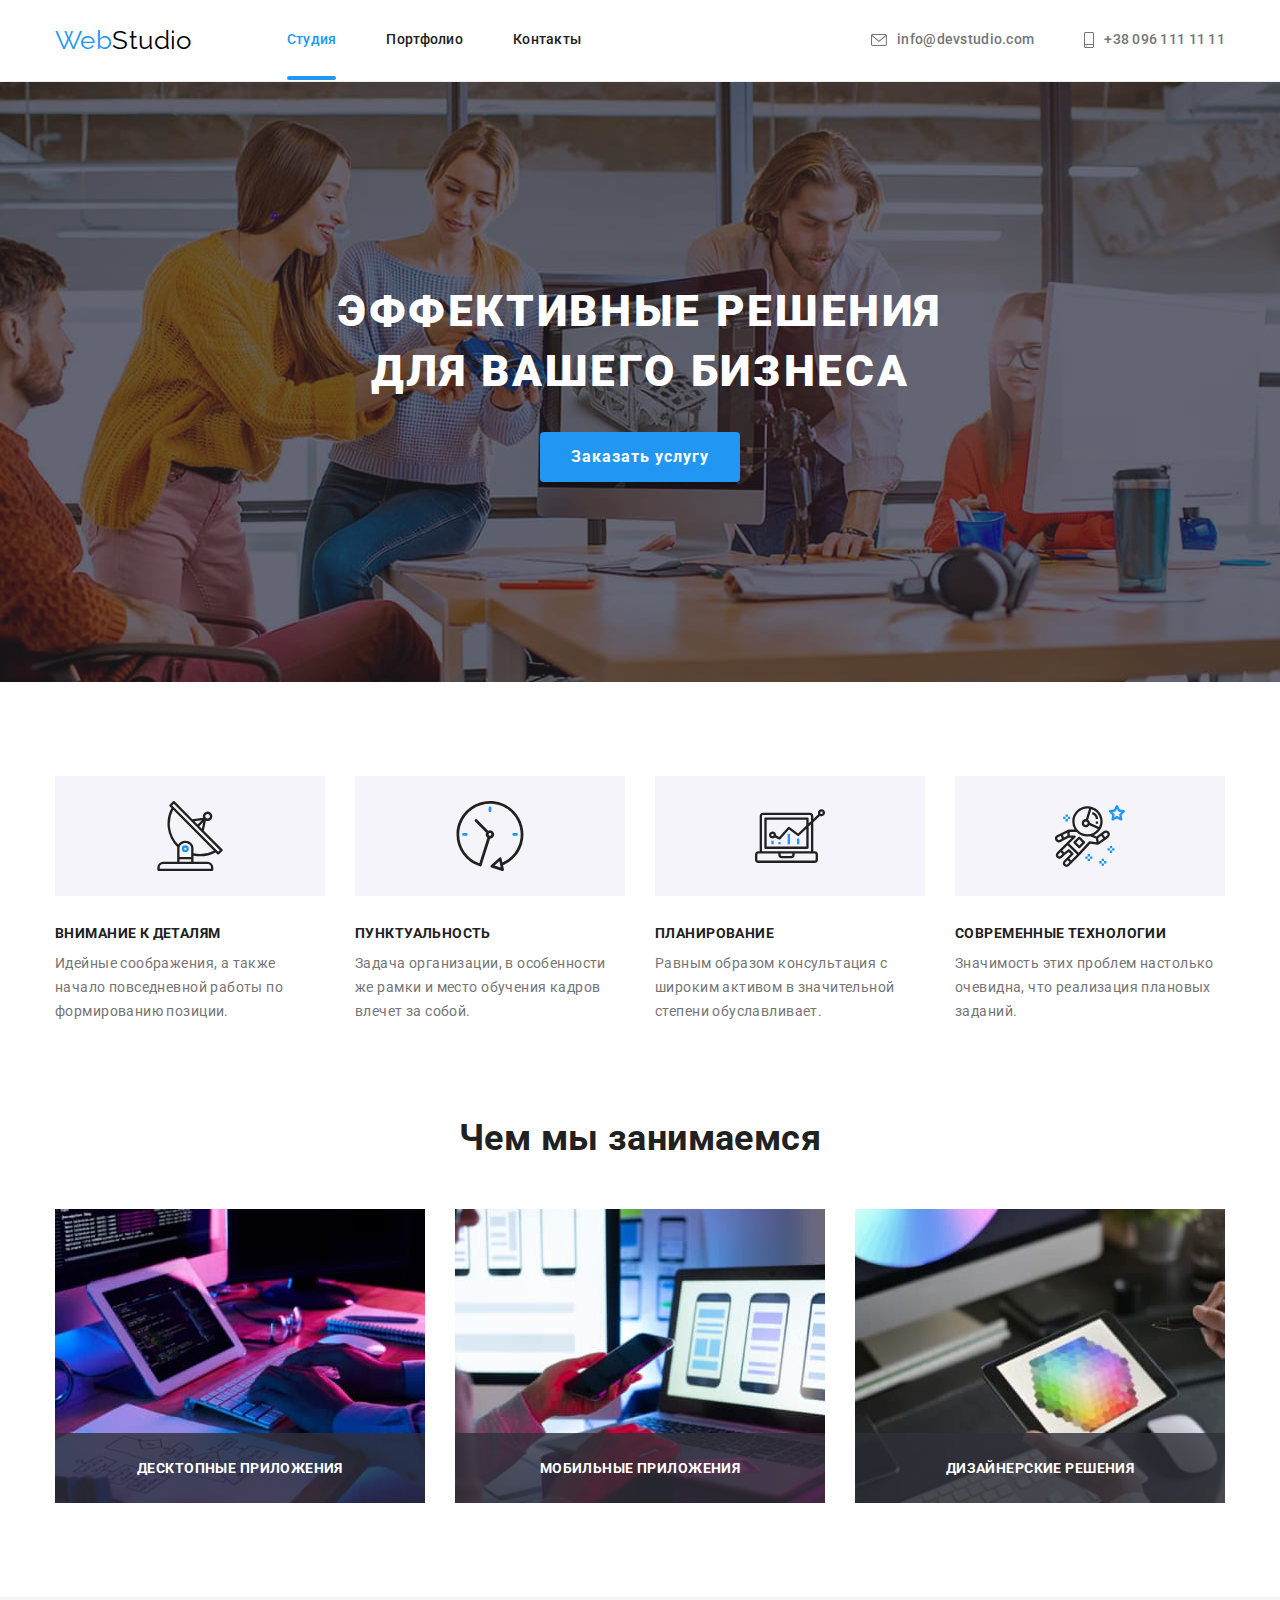
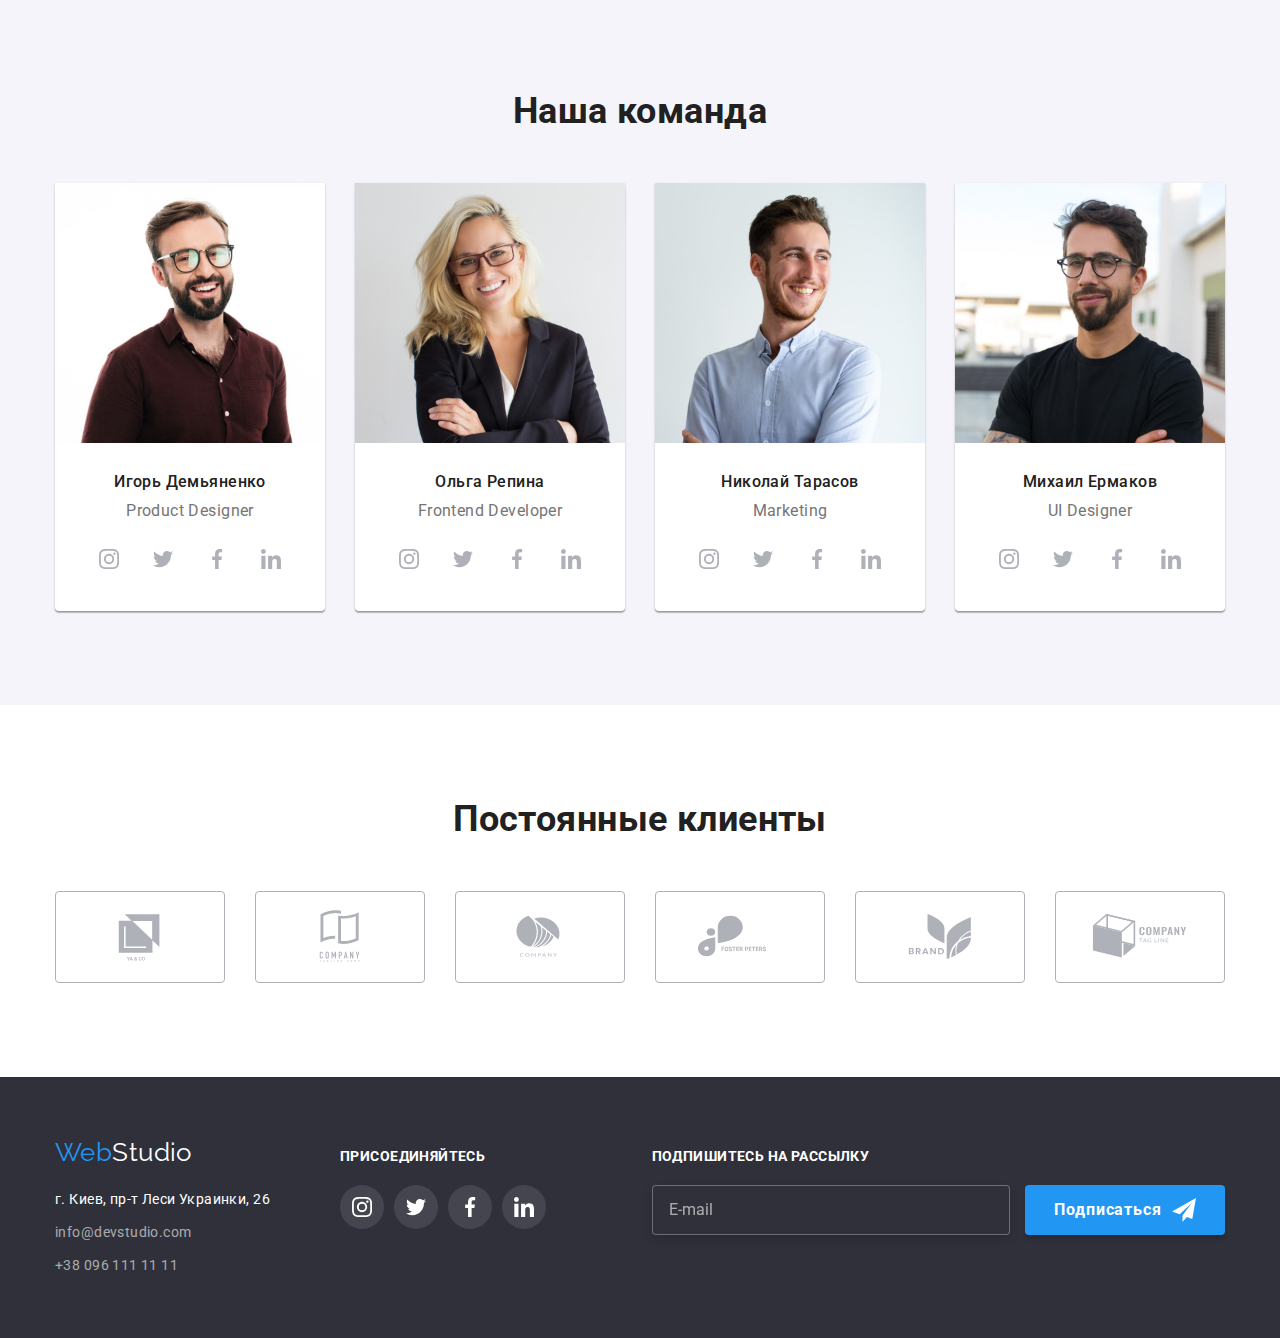
<file: index.html>
<!DOCTYPE html>
<html lang="ru">
  <head>
    <meta charset="UTF-8" />
    <meta http-equiv="X-UA-Compatible" content="IE=edge" />
    <meta name="viewport" content="width=device-width, initial-scale=1.0" />
    <title>Студия</title>
    <link rel="preconnect" href="https://fonts.googleapis.com" />
    <link rel="preconnect" href="https://fonts.gstatic.com" crossorigin />
    <link
      href="https://fonts.googleapis.com/css2?family=Raleway:wght@700&family=Roboto:wght@400;500;700;900&display=swap"
      rel="stylesheet"
    />
    <link
      rel="stylesheet"
      href="https://cdnjs.cloudflare.com/ajax/libs/modern-normalize/1.1.0/modern-normalize.min.css"
    />
    <link rel="stylesheet" href="./css/main.min.css" />
  </head>
  <body>
    <header class="page-header">
      <div class="container">
        <a href="./index.html" class="page-header__logo logo link"
          ><span class="logo-accent">Web</span>Studio</a
        >
        <nav class="site-nav">
          <ul class="site-nav__list list">
            <li class="site-nav__item">
              <a href="./index.html" class="site-nav__link site-nav__link--current link">Студия</a>
            </li>
            <li class="site-nav__item">
              <a href="./portfolio.html" class="site-nav__link link">Портфолио</a>
            </li>
            <li class="site-nav__item"><a href="" class="site-nav__link link">Контакты</a></li>
          </ul>
        </nav>
        <ul class="contact-header">
          <li class="contact-header__item list">
            <a href="mailto:info@devstudio.com" class="contact-header__link link">
              <svg class="contact-header__contact-icon" width="16" height="12">
                <use href="./images/sprite.svg#icon-envelope"></use>
              </svg>
              info@devstudio.com</a
            >
          </li>
          <li class="contact-header__item list">
            <a href="tel:+380961111111" class="contact-header__link link">
              <svg class="contact-header__contact-icon" width="10" height="16">
                <use href="./images/sprite.svg#icon-smartphone"></use>
              </svg>
              +38 096 111 11 11</a
            >
          </li>
        </ul>
      </div>
    </header>
    <main>
      <section class="hero">
        <div class="container">
          <h1 class="hero__title">Эффективные решения для вашего бизнеса</h1>
          <button type="button" class="hero__button btn" data-modal-open>Заказать услугу</button>
        </div>
      </section>
      <section class="peculiarity section">
        <div class="container">
          <h2 class="peculiarity__title visualy-hidden">Особенности</h2>
          <ul class="peculiarity__list list">
            <li class="peculiarity__item">
              <div class="peculiarity__thumb">
                <svg class="peculiarity__icon">
                  <use href="./images/sprite.svg#icon-antenna"></use>
                </svg>
              </div>
              <h3 class="peculiarity__sub-title">Внимание к деталям</h3>
              <p class="peculiarity__text">
                Идейные соображения, а также начало повседневной работы по формированию позиции.
              </p>
            </li>
            <li class="peculiarity__item">
              <div class="peculiarity__thumb">
                <svg class="peculiarity__icon">
                  <use href="./images/sprite.svg#icon-clock-1"></use>
                </svg>
              </div>
              <h3 class="peculiarity__sub-title">Пунктуальность</h3>
              <p class="peculiarity__text">
                Задача организации, в особенности же рамки и место обучения кадров влечет за собой.
              </p>
            </li>
            <li class="peculiarity__item">
              <div class="peculiarity__thumb">
                <svg class="peculiarity__icon">
                  <use href="./images/sprite.svg#icon-diagram"></use>
                </svg>
              </div>
              <h3 class="peculiarity__sub-title">Планирование</h3>
              <p class="peculiarity__text">
                Равным образом консультация с широким активом в значительной степени обуславливает.
              </p>
            </li>
            <li class="peculiarity__item">
              <div class="peculiarity__thumb">
                <svg class="peculiarity__icon">
                  <use href="./images/sprite.svg#icon-astronaut"></use>
                </svg>
              </div>
              <h3 class="peculiarity__sub-title">Современные технологии</h3>
              <p class="peculiarity__text">
                Значимость этих проблем настолько очевидна, что реализация плановых заданий.
              </p>
            </li>
          </ul>
        </div>
      </section>
      <section class="section work">
        <div class="container">
          <h2 class="work__title title">Чем мы занимаемся</h2>
          <ul class="work__list list">
            <li class="work__item">
              <div class="work__thumb">
                <img
                  src="./images/img1.jpg"
                  alt="Программирование"
                  width="370"
                  height="294"
                  class="work__image"
                />
                <p class="work__text">Десктопные приложения</p>
              </div>
            </li>

            <li class="work__item">
              <div class="work__thumb">
                <img
                  src="./images/img2.jpg"
                  alt="Адаптивная вёрстка"
                  width="370"
                  height="294"
                  class="work__image"
                />
                <p class="work__text">Мобильные приложения</p>
              </div>
            </li>

            <li class="work__item">
              <div class="work__thumb">
                <img
                  src="./images/img3.jpg"
                  alt="Дизайн"
                  width="370"
                  height="294"
                  class="work__image"
                />
                <p class="work__text">Дизайнерские решения</p>
              </div>
            </li>
          </ul>
        </div>
      </section>
      <section class="section command">
        <div class="container">
          <h2 class="command__title title">Наша команда</h2>
          <ul class="command__list list">
            <li class="command__item">
              <img
                class="command__photo"
                src="./images/photo_demyanenko.jpg"
                alt="Игорь Демьяненко"
                width="270"
                height="260"
              />
              <h3 class="command__name">Игорь Демьяненко</h3>
              <p class="command__position">Product Designer</p>
              <ul class="social list">
                <li class="social__item">
                  <a href="" class="social__link">
                    <svg class="social__icon" width="20" height="20">
                      <use href="./images/sprite.svg#icon-instagram"></use>
                    </svg>
                  </a>
                </li>
                <li class="social__item">
                  <a href="" class="social__link">
                    <svg class="social__icon" width="20" height="20">
                      <use href="./images/sprite.svg#icon-twitter"></use>
                    </svg>
                  </a>
                </li>
                <li class="social__item">
                  <a href="" class="social__link">
                    <svg class="social__icon" width="20" height="20">
                      <use href="./images/sprite.svg#icon-facebook"></use>
                    </svg>
                  </a>
                </li>
                <li class="social__item">
                  <a href="" class="social__link">
                    <svg class="social__icon" width="20" height="20">
                      <use href="./images/sprite.svg#icon-linkedin"></use>
                    </svg>
                  </a>
                </li>
              </ul>
            </li>
            <li class="command__item">
              <img
                class="command__photo"
                src="./images/photo_repina.jpg"
                alt="Ольга Репина"
                width="270"
                height="260"
              />
              <h3 class="command__name">Ольга Репина</h3>
              <p class="command__position">Frontend Developer</p>
              <ul class="social list">
                <li class="social__item">
                  <a href="" class="social__link">
                    <svg class="social__icon" width="20" height="20">
                      <use href="./images/sprite.svg#icon-instagram"></use>
                    </svg>
                  </a>
                </li>
                <li class="social__item">
                  <a href="" class="social__link">
                    <svg class="social__icon" width="20" height="20">
                      <use href="./images/sprite.svg#icon-twitter"></use>
                    </svg>
                  </a>
                </li>
                <li class="social__item">
                  <a href="" class="social__link">
                    <svg class="social__icon" width="20" height="20">
                      <use href="./images/sprite.svg#icon-facebook"></use>
                    </svg>
                  </a>
                </li>
                <li class="social__item">
                  <a href="" class="social__link">
                    <svg class="social__icon" width="20" height="20">
                      <use href="./images/sprite.svg#icon-linkedin"></use>
                    </svg>
                  </a>
                </li>
              </ul>
            </li>
            <li class="command__item">
              <img
                class="command__photo"
                src="./images/photo_tarasov.jpg"
                alt="Николай Тарасов"
                width="270"
                height="260"
              />
              <h3 class="command__name">Николай Тарасов</h3>
              <p class="command__position">Marketing</p>
              <ul class="social list">
                <li class="social__item">
                  <a href="" class="social__link">
                    <svg class="social__icon" width="20" height="20">
                      <use href="./images/sprite.svg#icon-instagram"></use>
                    </svg>
                  </a>
                </li>
                <li class="social__item">
                  <a href="" class="social__link">
                    <svg class="social__icon" width="20" height="20">
                      <use href="./images/sprite.svg#icon-twitter"></use>
                    </svg>
                  </a>
                </li>
                <li class="social__item">
                  <a href="" class="social__link">
                    <svg class="social__icon" width="20" height="20">
                      <use href="./images/sprite.svg#icon-facebook"></use>
                    </svg>
                  </a>
                </li>
                <li class="social__item">
                  <a href="" class="social__link">
                    <svg class="social__icon" width="20" height="20">
                      <use href="./images/sprite.svg#icon-linkedin"></use>
                    </svg>
                  </a>
                </li>
              </ul>
            </li>
            <li class="command__item">
              <img
                class="command__photo"
                src="./images/photo_ermakov.jpg"
                alt="Михаил Ермаков"
                width="270"
                height="260"
              />
              <h3 class="command__name">Михаил Ермаков</h3>
              <p class="command__position">UI Designer</p>
              <ul class="social list">
                <li class="social__item">
                  <a href="" class="social__link">
                    <svg class="social__icon" width="20" height="20">
                      <use href="./images/sprite.svg#icon-instagram"></use>
                    </svg>
                  </a>
                </li>
                <li class="social__item">
                  <a href="" class="social__link">
                    <svg class="social__icon" width="20" height="20">
                      <use href="./images/sprite.svg#icon-twitter"></use>
                    </svg>
                  </a>
                </li>
                <li class="social__item">
                  <a href="" class="social__link">
                    <svg class="social__icon" width="20" height="20">
                      <use href="./images/sprite.svg#icon-facebook"></use>
                    </svg>
                  </a>
                </li>
                <li class="social__item">
                  <a href="" class="social__link">
                    <svg class="social__icon" width="20" height="20">
                      <use href="./images/sprite.svg#icon-linkedin"></use>
                    </svg>
                  </a>
                </li>
              </ul>
            </li>
          </ul>
        </div>
      </section>
      <section class="section clients">
        <div class="container">
          <h2 class="clients__title title">Постоянные клиенты</h2>
          <ul class="clients__list list">
            <li class="clients__item">
              <a href="" class="clients__link">
                <svg class="clients__icon" width="106" height="60">
                  <use href="./images/sprite.svg#icon-client-1"></use>
                </svg>
              </a>
            </li>
            <li class="clients__item">
              <a href="" class="clients__link">
                <svg class="clients__icon" width="106" height="60">
                  <use href="./images/sprite.svg#icon-client-2"></use>
                </svg>
              </a>
            </li>
            <li class="clients__item">
              <a href="" class="clients__link">
                <svg class="clients__icon" width="106" height="60">
                  <use href="./images/sprite.svg#icon-client-3"></use>
                </svg>
              </a>
            </li>
            <li class="clients__item">
              <a href="" class="clients__link">
                <svg class="clients__icon" width="106" height="60">
                  <use href="./images/sprite.svg#icon-client-4"></use>
                </svg>
              </a>
            </li>
            <li class="clients__item">
              <a href="" class="clients__link">
                <svg class="clients__icon" width="106" height="60">
                  <use href="./images/sprite.svg#icon-client-5"></use>
                </svg>
              </a>
            </li>
            <li class="clients__item">
              <a href="" class="clients__link">
                <svg class="clients__icon" width="106" height="60">
                  <use href="./images/sprite.svg#icon-client-6"></use>
                </svg>
              </a>
            </li>
          </ul>
        </div>
      </section>
    </main>
    <footer class="page-footer">
      <div class="container">
        <div class="contact-footer">
          <a href="./index.html" class="page-footer__logo logo link"
            ><span class="logo-accent">Web</span>Studio</a
          >
          <address class="address">
            <ul class="address__list list">
              <li class="address__geo">
                <a
                  href="https://goo.gl/maps/4YWWPyWF16ZQ9Hfj6"
                  target="_blank"
                  rel="noopener noreferrer"
                  class="address__geo-link link"
                  >г. Киев, пр-т Леси Украинки, 26</a
                >
              </li>
              <li class="address-item">
                <a href="mailto:info@devstudio.com" class="address-link link">info@devstudio.com</a>
              </li>
              <li class="address-item">
                <a href="tel:+380961111111" class="address-link link">+38 096 111 11 11</a>
              </li>
            </ul>
          </address>
        </div>
        <div class="join">
          <p class="join__title">Присоединяйтесь</p>
          <ul class="join__list list">
            <li class="join__item">
              <a href="" class="join__link">
                <svg class="join__icon" width="20" height="20">
                  <use href="./images/sprite.svg#icon-instagram"></use>
                </svg>
              </a>
            </li>
            <li class="join__item">
              <a href="" class="join__link">
                <svg class="join__icon" width="20" height="20">
                  <use href="./images/sprite.svg#icon-twitter"></use>
                </svg>
              </a>
            </li>
            <li class="join__item">
              <a href="" class="join__link">
                <svg class="join__icon" width="20" height="20">
                  <use href="./images/sprite.svg#icon-facebook"></use>
                </svg>
              </a>
            </li>
            <li class="join__item">
              <a href="" class="join__link">
                <svg class="join__icon" width="20" height="20">
                  <use href="./images/sprite.svg#icon-linkedin"></use>
                </svg>
              </a>
            </li>
          </ul>
        </div>
        <div class="subscribe">
          <b class="subscripe__title">Подпишитесь на рассылку</b>
          <form>
            <label for="email" class="subscribe__field">
              <input type="email" id="email" placeholder="E-mail" class="subscripe__input" />
            </label>
            <button type="submit" class="subscripe__btn btn">Подписаться</button>
          </form>
        </div>
      </div>
    </footer>
    <div class="backdrop is-hidden" data-modal>
      <div class="modal">
        <button type="button" class="modal__close" data-modal-close>
          <svg class="modal__close-icon" width="18" height="18">
            <use href="./images/sprite.svg#icon-close-modal"></use>
          </svg>
        </button>
        <b class="modal__title">Оставьте свои данные, мы вам перезвоним</b>
        <form class="feedback">
          <div class="feedback__thumb">
            <label for="name" class="feedback__title">Имя</label>
            <input type="text" name="name" class="feedback__input" id="name" />
            <svg width="18" height="18" class="feedback__icon">
              <use href="./images/sprite.svg#icon-person"></use>
            </svg>
          </div>
          <div class="feedback__thumb">
            <label for="phone" class="feedback__title">Телефон</label>
            <input type="tel" name="phone" class="feedback__input" id="phone" />
            <svg width="18" height="18" class="feedback__icon">
              <use href="./images/sprite.svg#icon-telephone"></use>
            </svg>
          </div>
          <div class="feedback__thumb">
            <label for="mail" class="feedback__title">Почта</label>
            <input type="tel" name="phone" class="feedback__input" id="mail" />
            <svg width="18" height="18" class="feedback__icon">
              <use href="./images/sprite.svg#icon-mail"></use>
            </svg>
          </div>
          <div class="feedback__thumb comment">
            <label for="comment" class="feedback__title">Комментарий</label>
            <textarea
              name="comment"
              id="comment"
              class="comment__input"
              placeholder="Введите текст"
            ></textarea>
          </div>
          <div class="agreement">
            <label for="agreement" class="agreement__title">
              <input
                type="checkbox"
                name="agreement"
                id="agreement"
                class="agreement__checkbox visualy-hidden"
              />
              <span class="agreement__icon"></span>
              Соглашаюсь с рассылкой и принимаю
              <a href="" class="agreement__link">Условия договора</a></label
            >
          </div>
          <button type="submit" class="modal__submit-button btn">Отправить</button>
        </form>
      </div>
    </div>
    <script src="./js/modal.js"></script>
  </body>
</html>
</file>
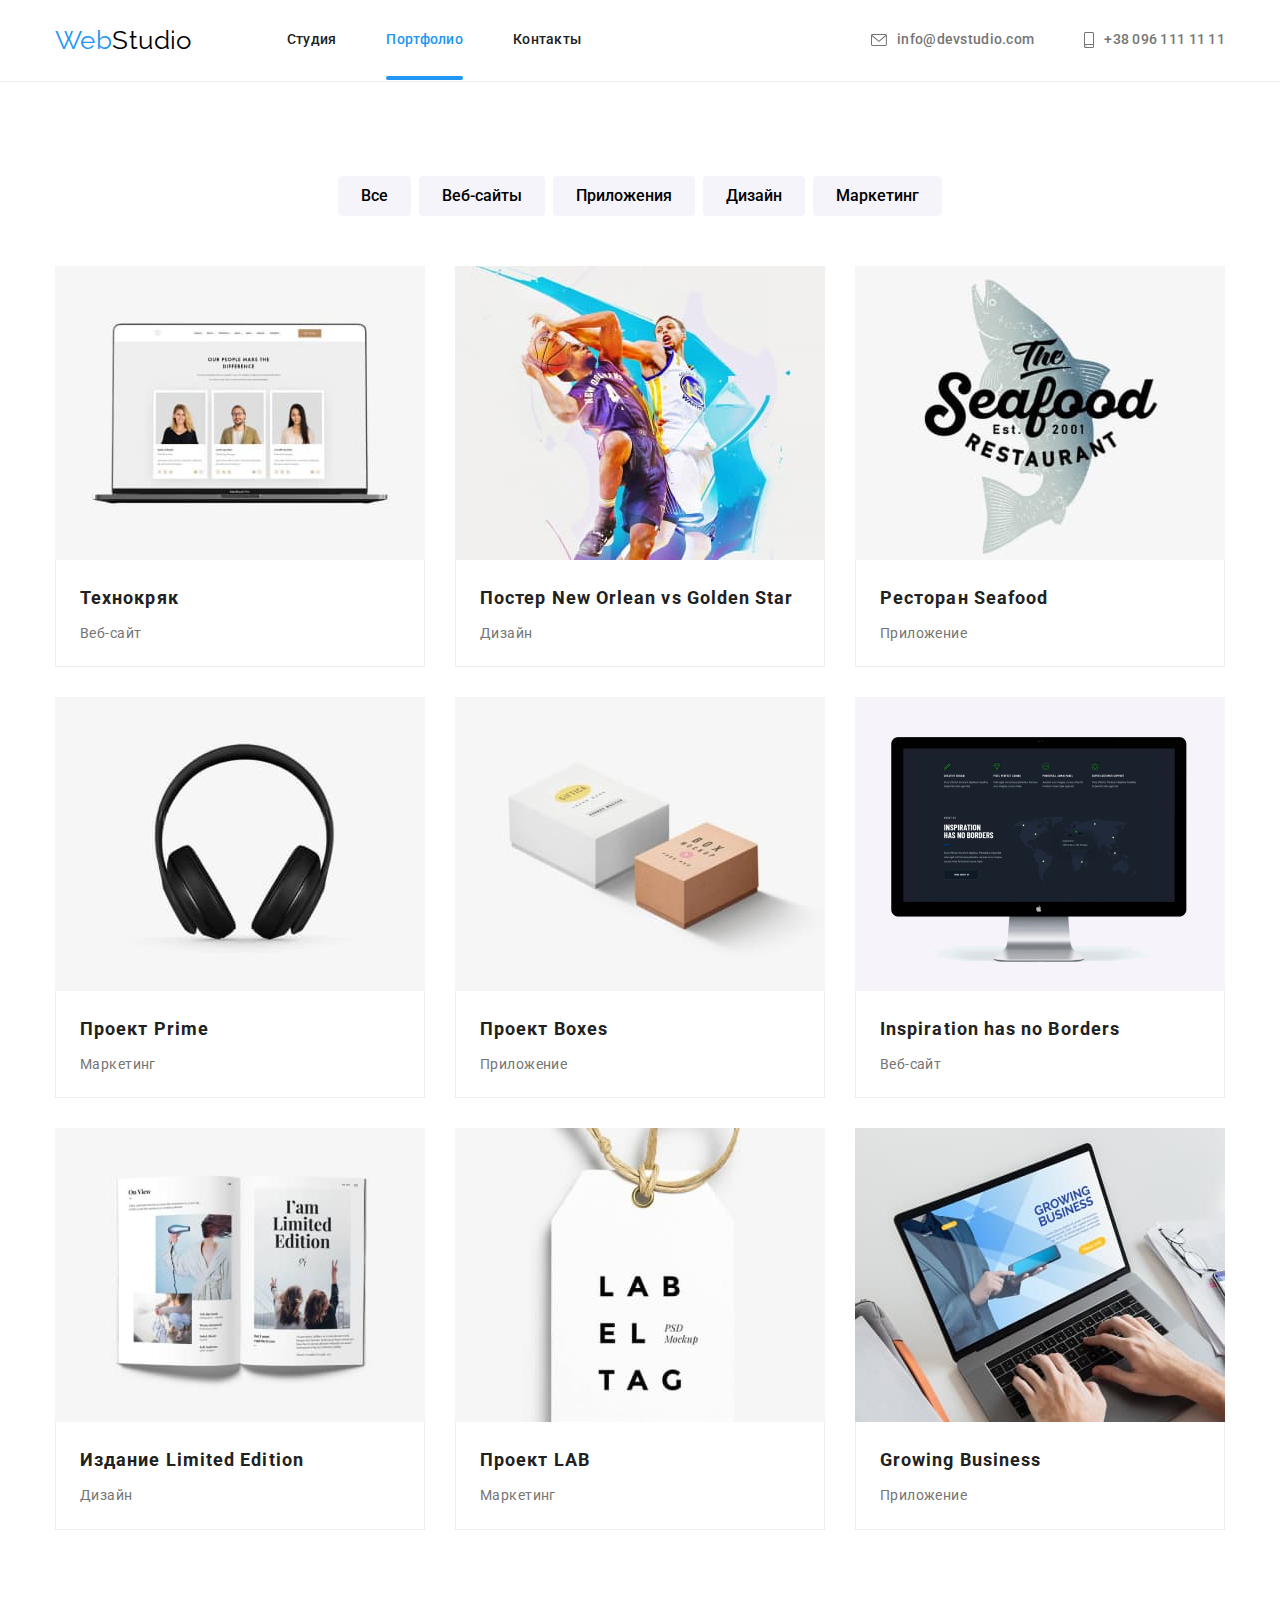
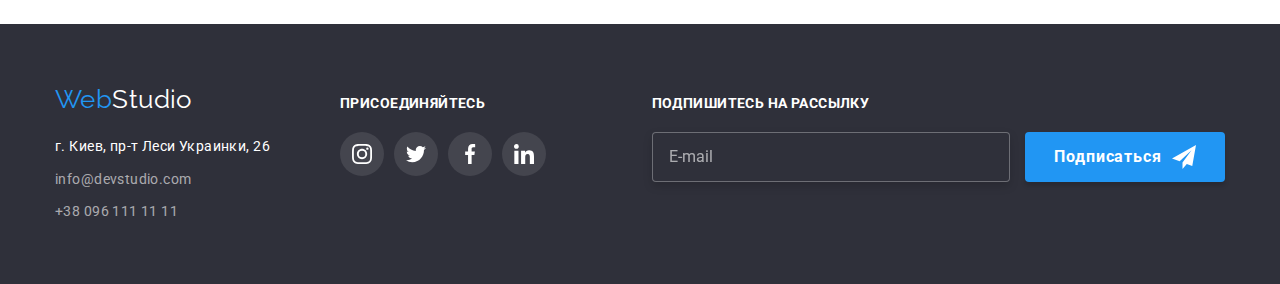
<file: portfolio.html>
<!DOCTYPE html>
<html lang="ru">
  <head>
    <meta charset="UTF-8" />
    <meta http-equiv="X-UA-Compatible" content="IE=edge" />
    <meta name="viewport" content="width=device-width, initial-scale=1.0" />
    <title>Студия</title>
    <link rel="preconnect" href="https://fonts.googleapis.com" />
    <link rel="preconnect" href="https://fonts.gstatic.com" crossorigin />
    <link
      href="https://fonts.googleapis.com/css2?family=Raleway:wght@700&family=Roboto:wght@400;500;700;900&display=swap"
      rel="stylesheet"
    />
    <link
      rel="stylesheet"
      href="https://cdnjs.cloudflare.com/ajax/libs/modern-normalize/1.1.0/modern-normalize.min.css"
    />
    <link rel="stylesheet" href="./css/main.min.css" />
  </head>
  <body>
    <header class="page-header">
      <div class="container">
        <a href="./index.html" class="page-header__logo logo link"
          ><span class="logo-accent">Web</span>Studio</a
        >
        <nav class="site-nav">
          <ul class="site-nav__list list">
            <li class="site-nav__item">
              <a href="./index.html" class="site-nav__link link">Студия</a>
            </li>
            <li class="site-nav__item">
              <a href="./portfolio.html" class="site-nav__link link site-nav__link--current"
                >Портфолио</a
              >
            </li>
            <li class="site-nav__item"><a href="" class="site-nav__link link">Контакты</a></li>
          </ul>
        </nav>
        <ul class="contact-header">
          <li class="contact-header__item list">
            <a href="mailto:info@devstudio.com" class="contact-header__link link">
              <svg class="contact-header__contact-icon" width="16" height="12">
                <use href="./images/sprite.svg#icon-envelope"></use>
              </svg>
              info@devstudio.com</a
            >
          </li>
          <li class="contact-header__item list">
            <a href="tel:+380961111111" class="contact-header__link link">
              <svg class="contact-header__contact-icon" width="10" height="16">
                <use href="./images/sprite.svg#icon-smartphone"></use>
              </svg>
              +38 096 111 11 11</a
            >
          </li>
        </ul>
      </div>
    </header>
    <main>
      <section class="portfolio section">
        <div class="container">
          <h1 class="portfolio__title visualy-hidden">Портфолио</h1>

          <ul class="portfolio-filter list">
            <li class="portfolio-filter__item">
              <button type="button" class="portfolio-filter__button">Все</button>
            </li>
            <li class="portfolio-filter__item">
              <button type="button" class="portfolio-filter__button">Веб-сайты</button>
            </li>
            <li class="portfolio-filter__item">
              <button type="button" class="portfolio-filter__button">Приложения</button>
            </li>
            <li class="portfolio-filter__item">
              <button type="button" class="portfolio-filter__button">Дизайн</button>
            </li>
            <li class="portfolio-filter__item">
              <button type="button" class="portfolio-filter__button">Маркетинг</button>
            </li>
          </ul>

          <ul class="portfolio-list list">
            <li class="portfolio-list__item">
              <a href="" class="portfolio-list__link link">
                <div class="portfolio-list__thumb">
                  <img src="./images/macbook.jpg" alt="макбубк" width="370" height="294" />
                  <p class="portfolio-list__text">
                    Ресурс предлагает комплексные предложения с разным уровнем функционала и
                    сервисов. Все это позволит посетителю получить исчерпывающие сведения о компании
                    или частном лице.
                  </p>
                </div>
                <div class="description">
                  <h2 class="description__title">Технокряк</h2>
                  <p class="description__technology">Веб-сайт</p>
                </div>
              </a>
            </li>

            <li class="portfolio-list__item">
              <a href="" class="portfolio-list__link link"
                ><div class="portfolio-list__thumb">
                  <img src="./images/poster.jpg" alt="постер" width="370" height="294" />
                  <p class="portfolio-list__text">
                    Ресурс предлагает комплексные предложения с разным уровнем функционала и
                    сервисов. Все это позволит посетителю получить исчерпывающие сведения о компании
                    или частном лице.
                  </p>
                </div>
                <div class="description">
                  <h2 class="description__title">Постер New Orlean vs Golden Star</h2>
                  <p class="description__technology">Дизайн</p>
                </div>
              </a>
            </li>

            <li class="portfolio-list__item">
              <a href="" class="portfolio-list__link link">
                <div class="portfolio-list__thumb">
                  <img src="./images/seafood.jpg" alt="логотип компании" width="370" height="294" />
                  <p class="portfolio-list__text">
                    Ресурс предлагает комплексные предложения с разным уровнем функционала и
                    сервисов. Все это позволит посетителю получить исчерпывающие сведения о компании
                    или частном лице.
                  </p>
                </div>
                <div class="description">
                  <h2 class="description__title">Ресторан Seafood</h2>
                  <p class="description__technology">Приложение</p>
                </div>
              </a>
            </li>

            <li class="portfolio-list__item">
              <a href="" class="portfolio-list__link link">
                <div class="portfolio-list__thumb">
                  <img src="./images/headphones.jpg" alt="наушники" width="370" height="294" />
                  <p class="portfolio-list__text">
                    Ресурс предлагает комплексные предложения с разным уровнем функционала и
                    сервисов. Все это позволит посетителю получить исчерпывающие сведения о компании
                    или частном лице.
                  </p>
                </div>
                <div class="description">
                  <h2 class="description__title">Проект Prime</h2>
                  <p class="description__technology">Маркетинг</p>
                </div>
              </a>
            </li>

            <li class="portfolio-list__item">
              <a href="" class="portfolio-list__link link">
                <div class="portfolio-list__thumb">
                  <img src="./images/boxes.jpg" alt="две коробки" width="370" height="294" />
                  <p class="portfolio-list__text">
                    Ресурс предлагает комплексные предложения с разным уровнем функционала и
                    сервисов. Все это позволит посетителю получить исчерпывающие сведения о компании
                    или частном лице.
                  </p>
                </div>
                <div class="description">
                  <h2 class="description__title">Проект Boxes</h2>
                  <p class="description__technology">Приложение</p>
                </div>
              </a>
            </li>

            <li class="portfolio-list__item">
              <a href="" class="portfolio-list__link link">
                <div class="portfolio-list__thumb">
                  <img src="./images/mac.jpg" alt="моноблок" width="370" height="294" />
                  <p class="portfolio-list__text">
                    Ресурс предлагает комплексные предложения с разным уровнем функционала и
                    сервисов. Все это позволит посетителю получить исчерпывающие сведения о компании
                    или частном лице.
                  </p>
                </div>
                <div class="description">
                  <h2 class="description__title">Inspiration has no Borders</h2>
                  <p class="description__technology">Веб-сайт</p>
                </div>
              </a>
            </li>

            <li class="portfolio-list__item">
              <a href="" class="portfolio-list__link link">
                <div class="portfolio-list__thumb">
                  <img src="./images/book.jpg" alt="книга" width="370" height="294" />
                  <p class="portfolio-list__text">
                    Ресурс предлагает комплексные предложения с разным уровнем функционала и
                    сервисов. Все это позволит посетителю получить исчерпывающие сведения о компании
                    или частном лице.
                  </p>
                </div>
                <div class="description">
                  <h2 class="description__title">Издание Limited Edition</h2>
                  <p class="description__technology">Дизайн</p>
                </div>
              </a>
            </li>

            <li class="portfolio-list__item">
              <a href="" class="portfolio-list__link link">
                <div class="portfolio-list__thumb">
                  <img src="./images/label.jpg" alt="бирка" width="370" height="294" />
                  <p class="portfolio-list__text">
                    Ресурс предлагает комплексные предложения с разным уровнем функционала и
                    сервисов. Все это позволит посетителю получить исчерпывающие сведения о компании
                    или частном лице.
                  </p>
                </div>
                <div class="description">
                  <h2 class="description__title">Проект LAB</h2>
                  <p class="description__technology">Маркетинг</p>
                </div>
              </a>
            </li>

            <li class="portfolio-list__item">
              <a href="" class="portfolio-list__link link">
                <div class="portfolio-list__thumb">
                  <img src="./images/notebook.jpg" alt="ноутбук" width="370" height="294" />
                  <p class="portfolio-list__text">
                    Ресурс предлагает комплексные предложения с разным уровнем функционала и
                    сервисов. Все это позволит посетителю получить исчерпывающие сведения о компании
                    или частном лице.!
                  </p>
                </div>
                <div class="description">
                  <h2 class="description__title">Growing Business</h2>
                  <p class="description__technology">Приложение</p>
                </div>
              </a>
            </li>
          </ul>
        </div>
      </section>
    </main>
    <footer class="page-footer">
      <div class="container">
        <div class="contact-footer">
          <a href="./index.html" class="page-footer__logo logo link"
            ><span class="logo-accent">Web</span>Studio</a
          >
          <address class="address">
            <ul class="address__list list">
              <li class="address__geo">
                <a
                  href="https://goo.gl/maps/4YWWPyWF16ZQ9Hfj6"
                  target="_blank"
                  rel="noopener noreferrer"
                  class="address__geo-link link"
                  >г. Киев, пр-т Леси Украинки, 26</a
                >
              </li>
              <li class="address-item">
                <a href="mailto:info@devstudio.com" class="address-link link">info@devstudio.com</a>
              </li>
              <li class="address-item">
                <a href="tel:+380961111111" class="address-link link">+38 096 111 11 11</a>
              </li>
            </ul>
          </address>
        </div>
        <div class="join">
          <p class="join__title">Присоединяйтесь</p>
          <ul class="join__list list">
            <li class="join__item">
              <a href="" class="join__link">
                <svg class="join__icon" width="20" height="20">
                  <use href="./images/sprite.svg#icon-instagram"></use>
                </svg>
              </a>
            </li>
            <li class="join__item">
              <a href="" class="join__link">
                <svg class="join__icon" width="20" height="20">
                  <use href="./images/sprite.svg#icon-twitter"></use>
                </svg>
              </a>
            </li>
            <li class="join__item">
              <a href="" class="join__link">
                <svg class="join__icon" width="20" height="20">
                  <use href="./images/sprite.svg#icon-facebook"></use>
                </svg>
              </a>
            </li>
            <li class="join__item">
              <a href="" class="join__link">
                <svg class="join__icon" width="20" height="20">
                  <use href="./images/sprite.svg#icon-linkedin"></use>
                </svg>
              </a>
            </li>
          </ul>
        </div>
        <div class="subscribe">
          <b class="subscripe__title">Подпишитесь на рассылку</b>
          <form>
            <label for="email" class="subscribe__field">
              <input type="email" id="email" placeholder="E-mail" class="subscripe__input" />
            </label>
            <button type="submit" class="subscripe__btn btn">Подписаться</button>
          </form>
        </div>
      </div>
    </footer>
  </body>
</html>
</file>
<file: css/main.min.css>
body{background-color:#fff;color:#757575;font-size:14px;font-family:Roboto,sans-serif;letter-spacing:.03em}h1,h2,h3,h4,p,ul{margin:0;padding:0}img{display:block;max-width:100%}.visualy-hidden{position:absolute;white-space:nowrap;width:1px;height:1px;overflow:hidden;border:0;padding:0;clip:rect(0 0 0 0);-webkit-clip-path:inset(50%);clip-path:inset(50%);margin:-1px}.container{width:1200px;margin-left:auto;margin-right:auto;padding-left:15px;padding-right:15px}.section{padding-top:94px;padding-bottom:94px}.list{list-style:none}.link{text-decoration:none;color:inherit}.title{font-weight:700;font-size:36px;line-height:1.16;text-align:center;color:#212121;margin-bottom:50px}.btn{display:-webkit-inline-box;display:-ms-inline-flexbox;display:inline-flex;-webkit-box-align:center;-ms-flex-align:center;align-items:center;-webkit-box-pack:center;-ms-flex-pack:center;justify-content:center;min-width:200px;height:50px;cursor:pointer;font-weight:700;font-size:16px;line-height:1.875;letter-spacing:.06em;-webkit-box-shadow:0px 4px 4px rgba(0,0,0,.15);box-shadow:0px 4px 4px rgba(0,0,0,.15);border-radius:4px;border:rgba(0,0,0,0);color:#fff;background-color:#2196f3;-webkit-transition:background-color 250ms cubic-bezier(0.4, 0, 0.2, 1);transition:background-color 250ms cubic-bezier(0.4, 0, 0.2, 1)}.btn:hover,.btn:focus{background-color:#188ce8}.logo{color:#000;font-family:Raleway,cursive;font-size:26px;line-height:1.19}.logo-accent{color:#2196f3}.page-header__logo{margin-right:95px}.page-header{padding-bottom:25px;padding-top:25px;background-color:#fff;border-bottom:1px solid #ececec}.page-header .container{display:-webkit-box;display:-ms-flexbox;display:flex;-webkit-box-align:center;-ms-flex-align:center;align-items:center}.site-nav{margin-right:auto}.site-nav__list{display:-webkit-box;display:-ms-flexbox;display:flex;font-weight:500;line-height:1.14;letter-spacing:.02em}.site-nav__item:not(:last-child){margin-right:50px}.site-nav__link{position:relative;padding-top:32px;padding-bottom:32px;color:#212121;text-decoration:none;-webkit-transition:color 250ms cubic-bezier(0.4, 0, 0.2, 1);transition:color 250ms cubic-bezier(0.4, 0, 0.2, 1)}.site-nav__link:hover,.site-nav__link:focus{color:#2196f3}.site-nav__link--current{color:#2196f3}.site-nav__link--current::after{content:"";position:absolute;left:0;bottom:-1px;width:100%;height:4px;background:#2196f3;border-radius:2px}.contact-header{display:-webkit-box;display:-ms-flexbox;display:flex}.contact-header__item:not(:last-child){margin-right:50px}.contact-header__link{-webkit-transition:color 250ms cubic-bezier(0.4, 0, 0.2, 1);transition:color 250ms cubic-bezier(0.4, 0, 0.2, 1);display:-webkit-box;display:-ms-flexbox;display:flex;-webkit-box-align:center;-ms-flex-align:center;align-items:center;font-weight:500;line-height:1.14;letter-spacing:.02em;color:#757575}.contact-header__link:hover,.contact-header__link:focus{color:#2196f3}.contact-header__contact-icon{margin-right:10px;fill:currentColor}.hero{background-image:-webkit-gradient(linear, left top, right top, from(rgba(47, 48, 58, 0.4)), to(rgba(47, 48, 58, 0.4))),url(../images/hero-img.jpg);background-image:linear-gradient(to right, rgba(47, 48, 58, 0.4), rgba(47, 48, 58, 0.4)),url(../images/hero-img.jpg);background-position:center;background-size:cover;background-repeat:no-repeat;max-width:1600px;height:600px;background-color:#2f303a;text-align:center;margin-left:auto;margin-right:auto;padding-top:200px;padding-bottom:200px}.hero__title{color:#fff;font-weight:900;font-size:44px;line-height:1.36;letter-spacing:.06em;text-transform:uppercase;width:696px;margin-bottom:30px;margin-left:auto;margin-right:auto}.peculiarity__list{display:-webkit-box;display:-ms-flexbox;display:flex;-ms-flex-wrap:wrap;flex-wrap:wrap}.peculiarity__item{-ms-flex-preferred-size:calc(25% - 30px);flex-basis:calc(25% - 30px)}.peculiarity__item:not(:last-child){margin-right:30px}.peculiarity__thumb{width:270px;height:120px;background-color:#f5f4fa;margin-bottom:30px;display:-webkit-inline-box;display:-ms-inline-flexbox;display:inline-flex;-webkit-box-align:center;-ms-flex-align:center;align-items:center;-webkit-box-pack:center;-ms-flex-pack:center;justify-content:center}.peculiarity__icon{width:70px;height:70px}.peculiarity__sub-title{font-size:14px;font-weight:700;line-height:1.14;text-transform:uppercase;color:#212121;margin-bottom:10px}.peculiarity__text{line-height:1.71}.section.work{padding-top:0}.work__list{display:-webkit-box;display:-ms-flexbox;display:flex;-ms-flex-wrap:wrap;flex-wrap:wrap}.work__item:not(:last-child){margin-right:30px}.work__thumb{position:relative}.work__text{position:absolute;left:0;bottom:0;width:100%;height:70px;background:rgba(47,48,58,.8);display:-webkit-box;display:-ms-flexbox;display:flex;-webkit-box-align:center;-ms-flex-align:center;align-items:center;-webkit-box-pack:center;-ms-flex-pack:center;justify-content:center;font-weight:700;text-transform:uppercase;color:#fff}.command{background-color:#f5f4fa}.command__list{display:-webkit-box;display:-ms-flexbox;display:flex;margin:0 -15px}.command__item{text-align:center;background-color:#fff;-webkit-box-shadow:0px 1px 3px rgba(0,0,0,.12),0px 1px 1px rgba(0,0,0,.14),0px 2px 1px rgba(0,0,0,.2);box-shadow:0px 1px 3px rgba(0,0,0,.12),0px 1px 1px rgba(0,0,0,.14),0px 2px 1px rgba(0,0,0,.2);border-radius:0px 0px 4px 4px;margin:0 15px;-ms-flex-wrap:wrap;flex-wrap:wrap;-ms-flex-preferred-size:calc(25% - 30px);flex-basis:calc(25% - 30px)}.command__name{font-weight:500;font-size:16px;line-height:1.18;color:#212121;margin-top:30px;margin-bottom:10px}.command__position{font-size:16px;line-height:1.18;margin-bottom:16px}.social{display:-webkit-inline-box;display:-ms-inline-flexbox;display:inline-flex;margin-bottom:30px}.social__item:not(:last-child){margin-right:10px}.social__link{-webkit-transition:fill 250ms cubic-bezier(0.4, 0, 0.2, 1),background-color 250ms cubic-bezier(0.4, 0, 0.2, 1);transition:fill 250ms cubic-bezier(0.4, 0, 0.2, 1),background-color 250ms cubic-bezier(0.4, 0, 0.2, 1);display:-webkit-inline-box;display:-ms-inline-flexbox;display:inline-flex;-webkit-box-align:center;-ms-flex-align:center;align-items:center;-webkit-box-pack:center;-ms-flex-pack:center;justify-content:center;border-radius:50%;width:44px;height:44px;fill:#afb1b8}.social__link:hover,.social__link:focus{background-color:#2196f3;fill:#fff}.clients__list{display:-webkit-box;display:-ms-flexbox;display:flex}.clients__item:not(:last-child){margin-right:30px}.clients__link{-webkit-transition:border 250ms cubic-bezier(0.4, 0, 0.2, 1),fill 250ms cubic-bezier(0.4, 0, 0.2, 1);transition:border 250ms cubic-bezier(0.4, 0, 0.2, 1),fill 250ms cubic-bezier(0.4, 0, 0.2, 1);display:-webkit-inline-box;display:-ms-inline-flexbox;display:inline-flex;-webkit-box-align:center;-ms-flex-align:center;align-items:center;-webkit-box-pack:center;-ms-flex-pack:center;justify-content:center;width:170px;height:92px;cursor:pointer;border:1px solid #afb1b8;border-radius:4px;fill:#afb1b8}.clients__link:hover,.clients__linkk:focus{fill:#2196f3;border-color:#2196f3}.portfolio-filter{display:-webkit-box;display:-ms-flexbox;display:flex;-webkit-box-pack:center;-ms-flex-pack:center;justify-content:center;margin-bottom:50px}.portfolio-filter__item:not(:last-child){margin-right:8px}.portfolio-filter__button{cursor:pointer;border:1px solid rgba(0,0,0,0);border-radius:4px;-webkit-transition:background-color 250ms cubic-bezier(0.4, 0, 0.2, 1),color 250ms cubic-bezier(0.4, 0, 0.2, 1);transition:background-color 250ms cubic-bezier(0.4, 0, 0.2, 1),color 250ms cubic-bezier(0.4, 0, 0.2, 1);font-weight:500;font-size:16px;line-height:1.62;padding:6px 22px;background-color:#f5f4fa}.portfolio-filter__button:hover,.portfolio-filter__button:focus{background-color:#2196f3;color:#fff;-webkit-box-shadow:0px 3px 1px rgba(0,0,0,.1),0px 1px 2px rgba(0,0,0,.08),0px 2px 2px rgba(0,0,0,.12);box-shadow:0px 3px 1px rgba(0,0,0,.1),0px 1px 2px rgba(0,0,0,.08),0px 2px 2px rgba(0,0,0,.12)}.portfolio-list{display:-webkit-box;display:-ms-flexbox;display:flex;-ms-flex-wrap:wrap;flex-wrap:wrap;margin:-15px}.portfolio-list__item{-webkit-transition:-webkit-box-shadow 250ms cubic-bezier(0.4, 0, 0.2, 1);transition:-webkit-box-shadow 250ms cubic-bezier(0.4, 0, 0.2, 1);transition:box-shadow 250ms cubic-bezier(0.4, 0, 0.2, 1);transition:box-shadow 250ms cubic-bezier(0.4, 0, 0.2, 1), -webkit-box-shadow 250ms cubic-bezier(0.4, 0, 0.2, 1);-ms-flex-preferred-size:calc((100% - 90px)/3);flex-basis:calc((100% - 90px)/3);margin:15px}.portfolio-list__item:hover,.portfolio-list__item:focus{-webkit-box-shadow:0px 1px 1px rgba(0,0,0,.12),0px 4px 4px rgba(0,0,0,.06),1px 4px 6px rgba(0,0,0,.16);box-shadow:0px 1px 1px rgba(0,0,0,.12),0px 4px 4px rgba(0,0,0,.06),1px 4px 6px rgba(0,0,0,.16)}.portfolio-list__thumb{position:relative;overflow:hidden}.portfolio-list__text{position:absolute;-webkit-transform:translateY(100%);transform:translateY(100%);pointer-events:none;-webkit-transition:-webkit-transform 250ms cubic-bezier(0.4, 0, 0.2, 1);transition:-webkit-transform 250ms cubic-bezier(0.4, 0, 0.2, 1);transition:transform 250ms cubic-bezier(0.4, 0, 0.2, 1);transition:transform 250ms cubic-bezier(0.4, 0, 0.2, 1), -webkit-transform 250ms cubic-bezier(0.4, 0, 0.2, 1);display:-webkit-box;display:-ms-flexbox;display:flex;padding:63px 24px;top:0;right:0;width:100%;height:100%;font-size:18px;line-height:1.38;color:#fff;background:rgba(33,150,243,.9)}.portfolio-list__link:hover .portfolio-list__text,.portfolio-list__link:focus .portfolio-list__text{-webkit-transform:translateY(0);transform:translateY(0)}.description{padding:20px 24px;border-left:1px solid #eee;border-right:1px solid #eee;border-bottom:1px solid #eee}.description__title{margin-bottom:4px;font-weight:700;font-size:18px;line-height:2;letter-spacing:.06em;color:#212121}.description__technology{line-height:1.875}.page-footer{padding-top:60px;padding-bottom:60px;background-color:#2f303a}.page-footer .container{display:-webkit-box;display:-ms-flexbox;display:flex;-webkit-box-align:baseline;-ms-flex-align:baseline;align-items:baseline}.contact-footer{margin-right:70px}.page-footer__logo{display:inline-block;color:#fff;margin-bottom:20px}.address__geo{margin-bottom:9px}.address__geo-link{font-style:normal;line-height:1.714;color:#fff;-webkit-transition:color 250ms cubic-bezier(0.4, 0, 0.2, 1);transition:color 250ms cubic-bezier(0.4, 0, 0.2, 1)}.address__geo-link:hover,.address__geo-link:focus{color:#2196f3}.address-item:not(:last-child){margin-bottom:9px}.address-link{font-style:normal;line-height:1.71;color:rgba(255,255,255,.6);-webkit-transition:color 250ms cubic-bezier(0.4, 0, 0.2, 1);transition:color 250ms cubic-bezier(0.4, 0, 0.2, 1)}.address-link:hover,.address-link:focus{color:#2196f3}.join{margin-right:auto}.join__title{font-weight:700;line-height:1.14;text-transform:uppercase;color:#fff;margin-bottom:20px}.join__list{display:-webkit-box;display:-ms-flexbox;display:flex}.join__item:not(:last-child){margin-right:10px}.join__link{display:-webkit-inline-box;display:-ms-inline-flexbox;display:inline-flex;-webkit-box-align:center;-ms-flex-align:center;align-items:center;-webkit-box-pack:center;-ms-flex-pack:center;justify-content:center;border-radius:50%;width:44px;height:44px;background:rgba(255,255,255,.1);fill:#fff;-webkit-transition:background-color 250ms cubic-bezier(0.4, 0, 0.2, 1);transition:background-color 250ms cubic-bezier(0.4, 0, 0.2, 1)}.join__link:hover,.join__link:focus{background-color:#2196f3}.subscripe__title{display:inline-block;font-weight:700;line-height:1.14;text-transform:uppercase;color:#fff;margin-bottom:20px}.subscripe__input{width:358px;height:50px;margin-right:12px;padding:15px 16px;font-size:16px;line-height:1.25;background-color:#2f303a;border:1px solid rgba(255,255,255,.3);-webkit-filter:drop-shadow(0px 4px 4px rgba(0, 0, 0, 0.15));filter:drop-shadow(0px 4px 4px rgba(0, 0, 0, 0.15));border-radius:4px;color:rgba(255,255,255,.6);-webkit-transition:border-color 250ms cubic-bezier(0.4, 0, 0.2, 1);transition:border-color 250ms cubic-bezier(0.4, 0, 0.2, 1)}.subscripe__input::-webkit-input-placeholder{font-size:16px;line-height:1.25;color:rgba(255,255,255,.6)}.subscripe__input::-moz-placeholder{font-size:16px;line-height:1.25;color:rgba(255,255,255,.6)}.subscripe__input:-ms-input-placeholder{font-size:16px;line-height:1.25;color:rgba(255,255,255,.6)}.subscripe__input::-ms-input-placeholder{font-size:16px;line-height:1.25;color:rgba(255,255,255,.6)}.subscripe__input::placeholder{font-size:16px;line-height:1.25;color:rgba(255,255,255,.6)}.subscribe__field:focus-within .subscripe__input{outline:none;border-color:#2196f3}.subscripe__btn::after{content:"";margin-left:10px;fill:currentColor;width:24px;height:24px;background-image:url(../images/send.svg)}.backdrop{position:fixed;top:0;left:0;width:100%;height:100%;background-color:rgba(0,0,0,.2);opacity:1;-webkit-transition:opacity 250ms cubic-bezier(0.4, 0, 0.2, 1);transition:opacity 250ms cubic-bezier(0.4, 0, 0.2, 1)}.is-hidden{pointer-events:none;opacity:0}.is-hidden .modal{-webkit-transform:translate(-50%, -50%) scale(1.2);transform:translate(-50%, -50%) scale(1.2)}.modal{position:absolute;top:50%;left:50%;-webkit-transform:translate(-50%, -50%) scale(1);transform:translate(-50%, -50%) scale(1);-webkit-transition:-webkit-transform 250ms cubic-bezier(0.4, 0, 0.2, 1);transition:-webkit-transform 250ms cubic-bezier(0.4, 0, 0.2, 1);transition:transform 250ms cubic-bezier(0.4, 0, 0.2, 1);transition:transform 250ms cubic-bezier(0.4, 0, 0.2, 1), -webkit-transform 250ms cubic-bezier(0.4, 0, 0.2, 1);min-width:528px;min-height:581px;padding:40px 39px 40px 41px;background-color:#fff}.modal__close{position:absolute;top:8px;right:8px;width:30px;height:30px;display:-webkit-box;display:-ms-flexbox;display:flex;-webkit-box-align:center;-ms-flex-align:center;align-items:center;-webkit-box-pack:center;-ms-flex-pack:center;justify-content:center;border-radius:50%;border:1px solid rgba(0,0,0,.1);cursor:pointer;background-color:#fff;-webkit-transition:fill 250ms cubic-bezier(0.4, 0, 0.2, 1);transition:fill 250ms cubic-bezier(0.4, 0, 0.2, 1)}.modal__close:hover{fill:#2196f3}.modal__title{display:inline-block;margin-bottom:12px;font-weight:700;font-size:20px;line-height:1.15;color:#212121}.feedback__thumb{position:relative;margin-bottom:10px}.feedback__title{position:relative;display:block;margin-bottom:4px;font-size:12px;line-height:1.17;letter-spacing:.01em;color:#757575}.feedback__input{width:100%;height:40px;padding-left:42px;border:1px solid rgba(33,33,33,.2);border-radius:4px;-webkit-transition:border-color 250ms cubic-bezier(0.4, 0, 0.2, 1);transition:border-color 250ms cubic-bezier(0.4, 0, 0.2, 1)}.feedback__input:focus{outline:none;border-color:#2196f3}.feedback__input:focus~.feedback__icon{fill:#2196f3}.feedback__icon{position:absolute;top:26px;left:12px;-webkit-transition:fill 250ms cubic-bezier(0.4, 0, 0.2, 1);transition:fill 250ms cubic-bezier(0.4, 0, 0.2, 1)}.comment{margin-bottom:20px}.comment__input{padding:12px 16px;width:100%;height:120px;overflow:hidden;border:1px solid rgba(33,33,33,.2);border-radius:4px;resize:none;-webkit-transition:border-color 250ms cubic-bezier(0.4, 0, 0.2, 1);transition:border-color 250ms cubic-bezier(0.4, 0, 0.2, 1)}.comment__input::-webkit-input-placeholder{letter-spacing:.01em;color:rgba(117,117,117,.5)}.comment__input::-moz-placeholder{letter-spacing:.01em;color:rgba(117,117,117,.5)}.comment__input:-ms-input-placeholder{letter-spacing:.01em;color:rgba(117,117,117,.5)}.comment__input::-ms-input-placeholder{letter-spacing:.01em;color:rgba(117,117,117,.5)}.comment__input::placeholder{letter-spacing:.01em;color:rgba(117,117,117,.5)}.comment__input:focus{outline:none;border-color:#2196f3}.agreement{padding-left:10px;margin-bottom:30px;margin-left:25px}.agreement__title{position:relative;display:-webkit-box;display:-ms-flexbox;display:flex;-webkit-box-align:center;-ms-flex-align:center;align-items:center;line-height:1.714}.agreement__checkbox:focus+.agreement__icon{-webkit-box-shadow:0 0 0 1px #2196f3;box-shadow:0 0 0 1px #2196f3}.agreement__checkbox:checked+.agreement__icon{background-color:#2196f3;background-image:url(../images/icon-check.svg);border-color:#2196f3}.agreement__icon{position:absolute;top:3px;left:0;margin-left:-25px;display:inline-block;width:16px;height:15px;border:2px solid #212121;border-radius:2px;margin-right:7px;-webkit-transition:all 250ms cubic-bezier(0.4, 0, 0.2, 1);transition:all 250ms cubic-bezier(0.4, 0, 0.2, 1)}.agreement__link{color:#2196f3;margin-left:4px;-webkit-transition:color 250ms cubic-bezier(0.4, 0, 0.2, 1);transition:color 250ms cubic-bezier(0.4, 0, 0.2, 1)}.agreement__link:hover,.agreement__link:focus{color:#188ce8}.modal__submit-button{display:block;margin:0 auto}/*# sourceMappingURL=main.min.css.map */
</file>
